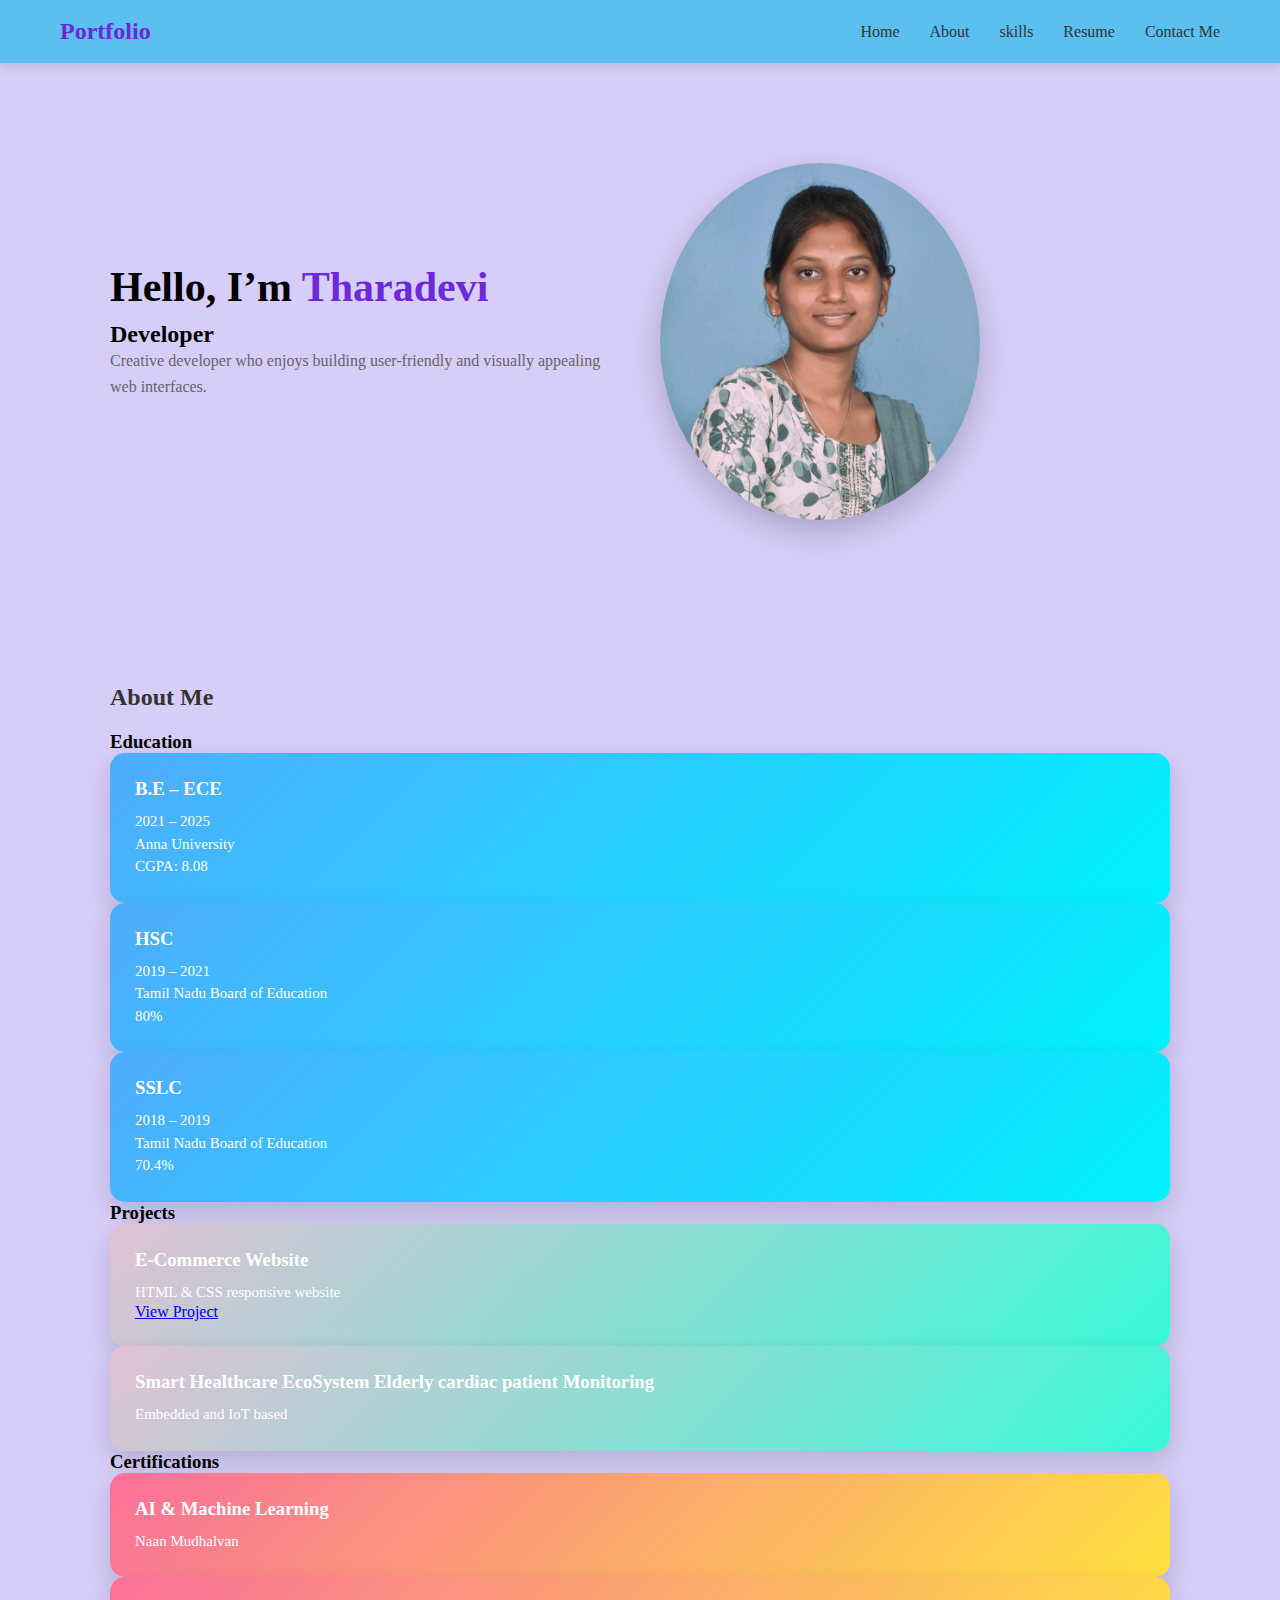
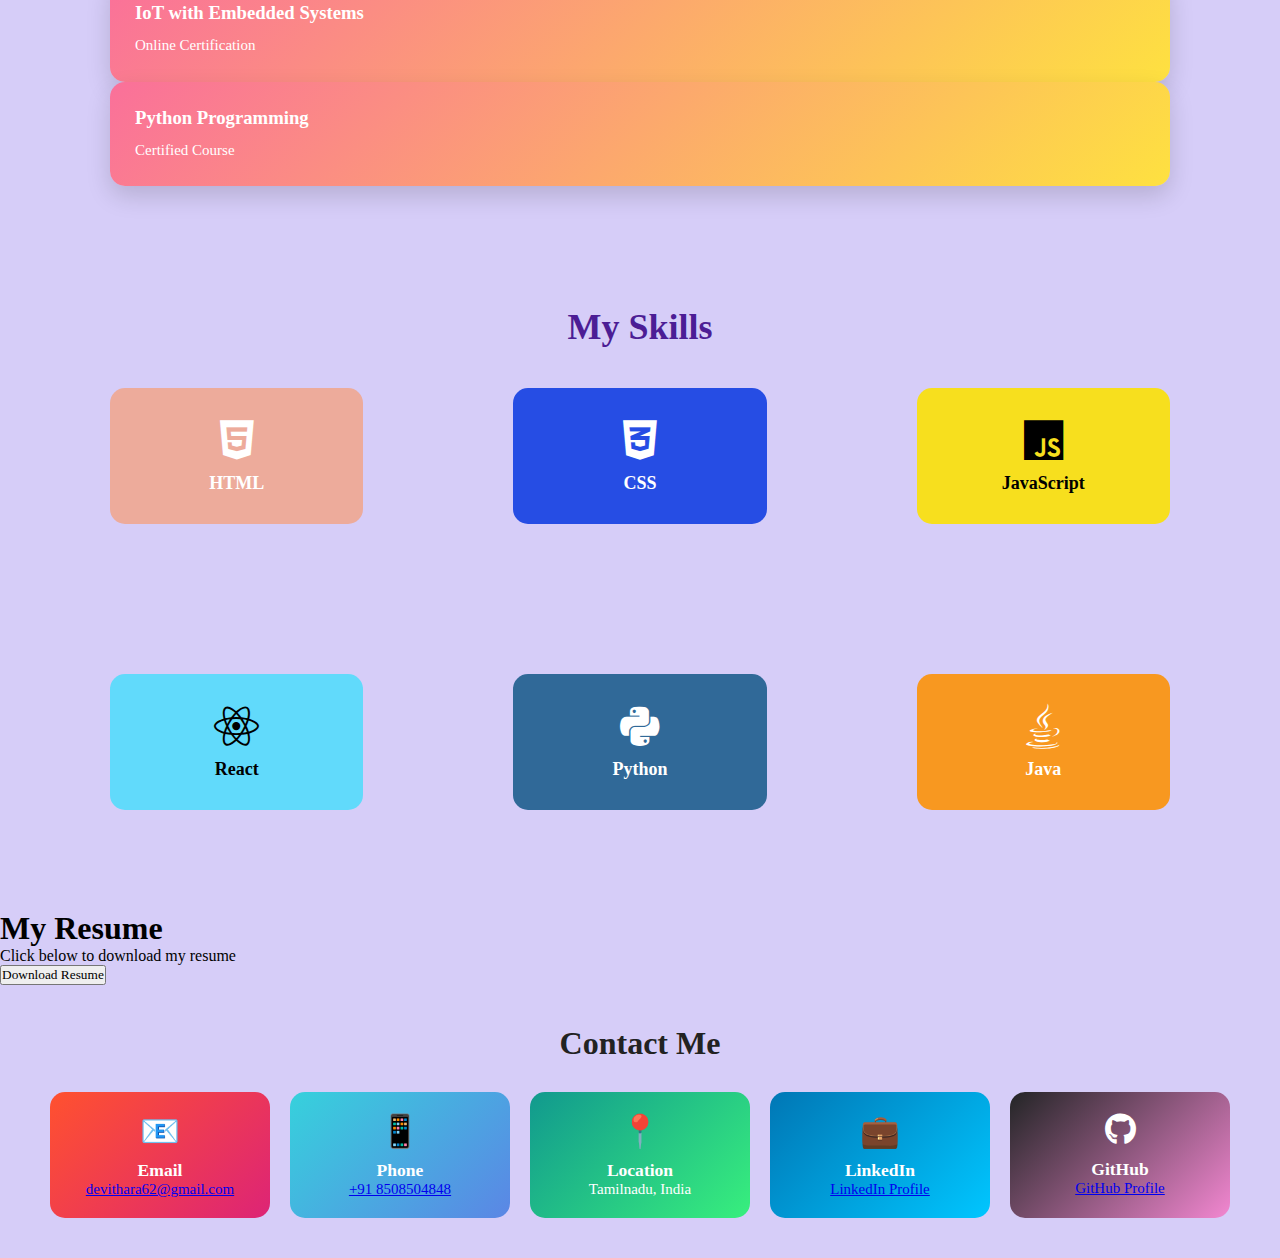
<file: index.html>
<!DOCTYPE html>
<html lang="en">
<head>
    <meta charset="UTF-8">
    <title>Portfolio Home</title>
    <link rel="stylesheet" href="index.css">  
    <script src="script.js"></script>
</head>
<body>
<header class="navbar">
    <div class="logo">Portfolio</div>
    <nav>
        <ul>
            <li><a href="index.html">Home</a></li>
            <li><a href="portfolioAbout.html">About</a></li>
            <li><a href="Skills.html">skills</a></li>
             <li><a href="Resume.html">Resume</a></li>
            <li><a href="portfolioContact.html">Contact Me</a></li>
        </ul>
    </nav>
</header>
<section class="home">
    <div class="home-content">
        <h1>Hello, I’m <span>Tharadevi</span></h1>
        <h2> Developer</h2>
        <p>
            Creative developer who enjoys building user-friendly and visually appealing web interfaces.
        </p>
    </div>

    <div class="home-image">
        <img src="Thara photo.jpg" alt="Profile Photo">
    </div>
</section>

<section class="about">
 <h2>About Me</h2>
  <h3 class="section-title">Education</h3>
  <div class="card-container">

    <div class="card edu">
      <h3>B.E – ECE</h3>
      <p>2021 – 2025</p>
      <p>Anna University</p>
      <p>CGPA: 8.08</p>
    </div>

    <div class="card edu">
      <h3>HSC</h3>
      <p>2019 – 2021</p>
      <p>Tamil Nadu Board of Education</p>
      <p>80%</p>
    </div>

    <div class="card edu">
      <h3>SSLC</h3>
      <p>2018 – 2019</p>
      <p>Tamil Nadu Board of Education</p>
      <p>70.4%</p>
    </div>

  </div>
  <h3 class="section-title">Projects</h3>
  <div class="card-container">

    <div class="card proj">
      <h3>E-Commerce Website</h3>
      <p>HTML & CSS responsive website</p>
       <a href="https://tharadevits.github.io/vetri-online-service/" target="_blank">View Project</a>
    </div>

    <div class="card proj">
      <h3>Smart Healthcare EcoSystem Elderly cardiac patient Monitoring</h3>
      <p>Embedded and IoT based</p>
    </div>

  </div>
  <h3 class="section-title">Certifications</h3>
  <div class="card-container">

    <div class="card cert">
      <h3>AI & Machine Learning</h3>
      <p>Naan Mudhalvan</p>
    </div>

    <div class="card cert">
      <h3>IoT with Embedded Systems</h3>
      <p>Online Certification</p>
    </div>

    <div class="card cert">
      <h3>Python Programming</h3>
      <p>Certified Course</p>
    </div>
  </div>
</section>


<section class="skills">
    <link rel="stylesheet"
 href="https://cdnjs.cloudflare.com/ajax/libs/font-awesome/6.5.0/css/all.min.css"/>


  <h2>My Skills</h2>

  <div class="skills-grid">
    <div class="skill-card html">
      <i class="fa-brands fa-html5"></i>
      <p>HTML</p>
    </div>

    <div class="skill-card css">
      <i class="fa-brands fa-css3-alt"></i>
      <p>CSS</p>
    </div>

    <div class="skill-card js">
      <i class="fa-brands fa-js"></i>
      <p>JavaScript</p>
    </div>

    <div class="skill-card react">
      <i class="fa-brands fa-react"></i>
      <p>React</p>
    </div>

    <div class="skill-card python">
      <i class="fa-brands fa-python"></i>
      <p>Python</p>
    </div>

    <div class="skill-card java">
      <i class="fa-brands fa-java"></i>
      <p>Java</p>
    </div>
  </div>
</section>


<section>

    <div class="resume-page">
  <div class="resume-card">
    <h1>My Resume</h1>
    <p>Click below to download my resume</p>
    <button class="resume-btn" onclick="downloadResume()">Download Resume </button>
    
  </div>
</section>

<link rel="stylesheet" href="https://cdnjs.cloudflare.com/ajax/libs/font-awesome/6.5.1/css/all.min.css">
<section class="contact-section">
  <h2>Contact Me</h2>

  <div class="contact-container">

    <div class="contact-card email">
      <span>📧</span>
      <h3>Email</h3>
      <a href="mailto:devithara62@gmail.com">devithara62@gmail.com</a>
    </div>

    <div class="contact-card phone">
      <span>📱</span>
      <h3>Phone</h3>
        <a href="tel:+8508504848">+91 8508504848</a>
    </div>

    <div class="contact-card location">
  <span>📍</span>
  <h3>Location</h3>
      <p>Tamilnadu, India</p>
    </div>

    <div class="contact-card linkedin">
    <span>💼</span>
    <h3>LinkedIn</h3>
    <a href="https://www.linkedin.com/in/tharadevi-t-s-b9a36727b/">LinkedIn Profile</a>
    </div>

    <div class="contact-card github">
    <span><i class="fab fa-github github-icon"></i></span>
    <h3>GitHub</h3> 
    <a href="https://github.com/TharadeviTS">GitHub Profile</a>
    </div>
  </div>
</section>
</body>
</html>
</file>
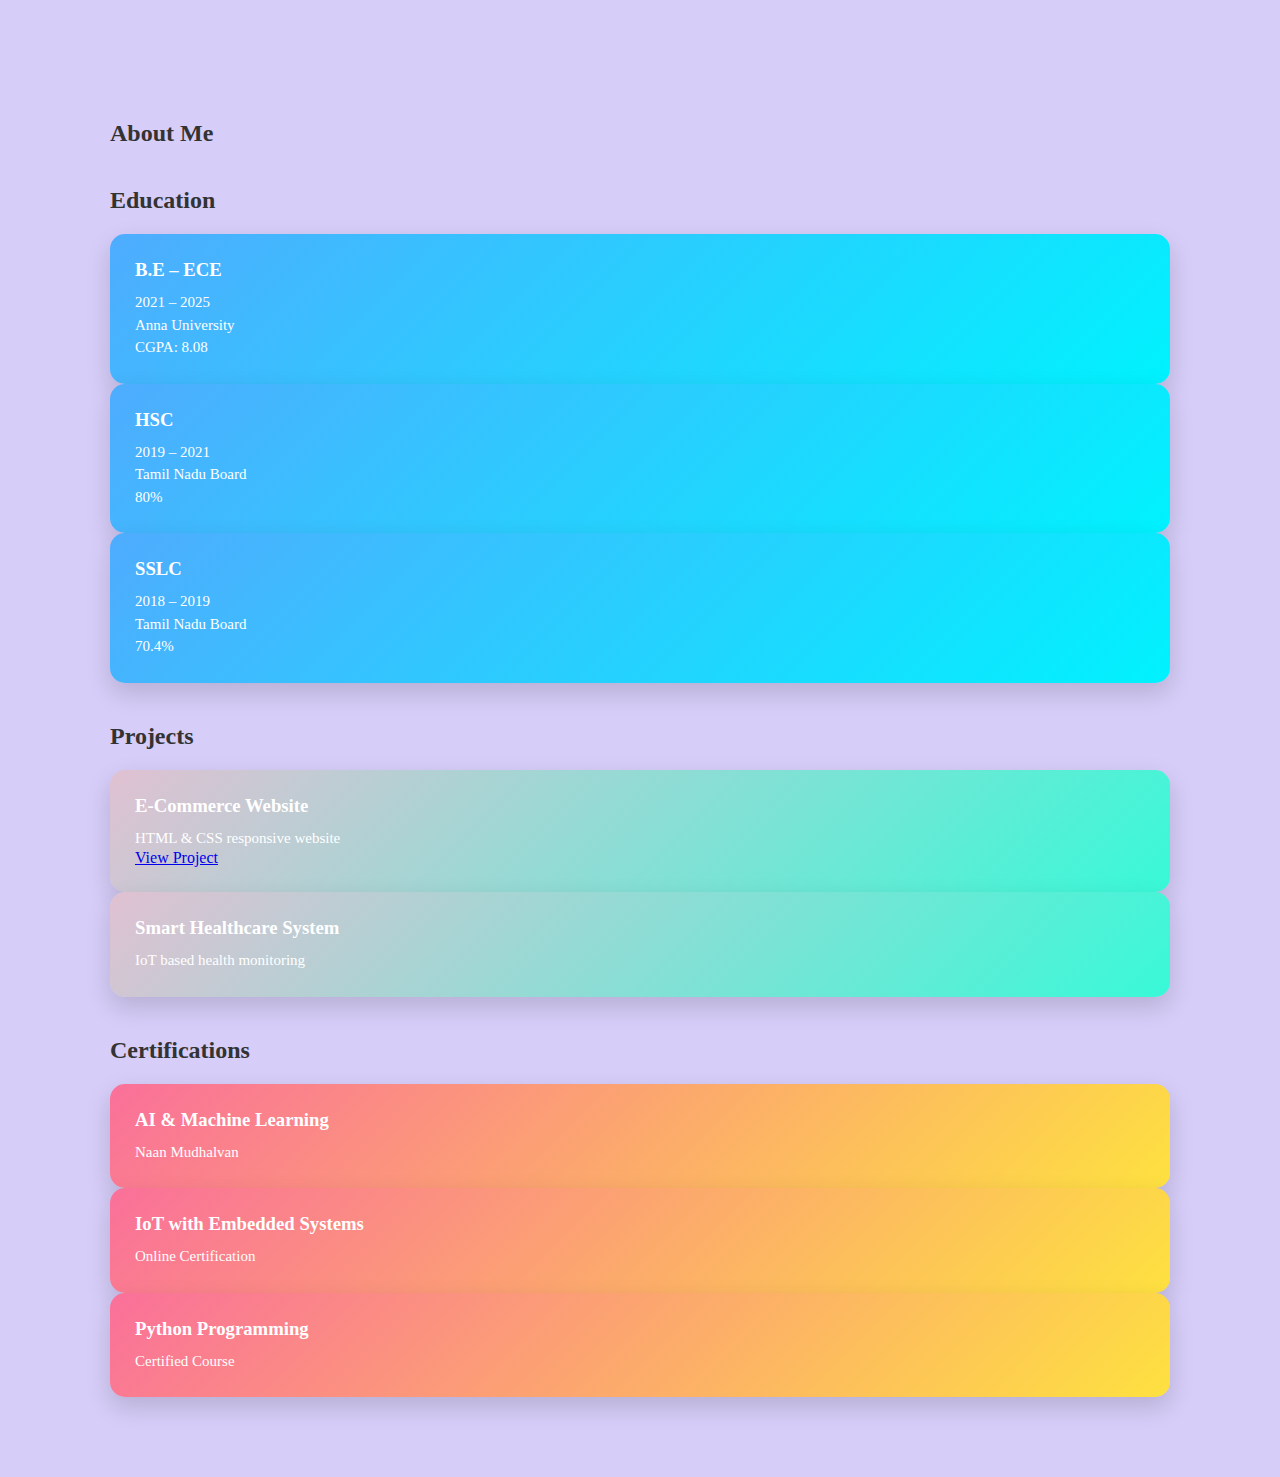
<file: portfolioAbout.html>
<!DOCTYPE html>
<html lang="en">
<head>
  <meta charset="UTF-8">
  <title>Education | Projects | Certifications</title>
  <link rel="stylesheet" href="index.css">
</head>
<body>
<section class="about">
<h2>About Me</h2>
  <h2 class="section-title">Education</h2>
  <div class="card-container">

    <div class="card edu">
      <h3>B.E – ECE</h3>
      <p>2021 – 2025</p>
      <p>Anna University</p>
      <p>CGPA: 8.08</p>
    </div>

    <div class="card edu">
      <h3>HSC</h3>
      <p>2019 – 2021</p>
      <p>Tamil Nadu Board</p>
      <p>80%</p>
    </div>

    <div class="card edu">
      <h3>SSLC</h3>
      <p>2018 – 2019</p>
      <p>Tamil Nadu Board</p>
      <p>70.4%</p>
    </div>

  </div>
  <h2 class="section-title">Projects</h2>
  <div class="card-container">

    <div class="card proj">
      <h3>E-Commerce Website</h3>
      <p>HTML & CSS responsive website</p>
       <a href="file:///C:/Users/devit/OneDrive/Desktop/Thara%20html%20project/Internship%20project/about.html" target="_blank">View Project</a>
    </div>

    <div class="card proj">
      <h3>Smart Healthcare System</h3>
      <p>IoT based health monitoring</p>
    </div>

  </div>
  <h2 class="section-title">Certifications</h2>
  <div class="card-container">

    <div class="card cert">
      <h3>AI & Machine Learning</h3>
      <p>Naan Mudhalvan</p>
    </div>

    <div class="card cert">
      <h3>IoT with Embedded Systems</h3>
      <p>Online Certification</p>
    </div>

    <div class="card cert">
      <h3>Python Programming</h3>
      <p>Certified Course</p>
    </div>

  </div>

</section>

</body>
</html>
</file>
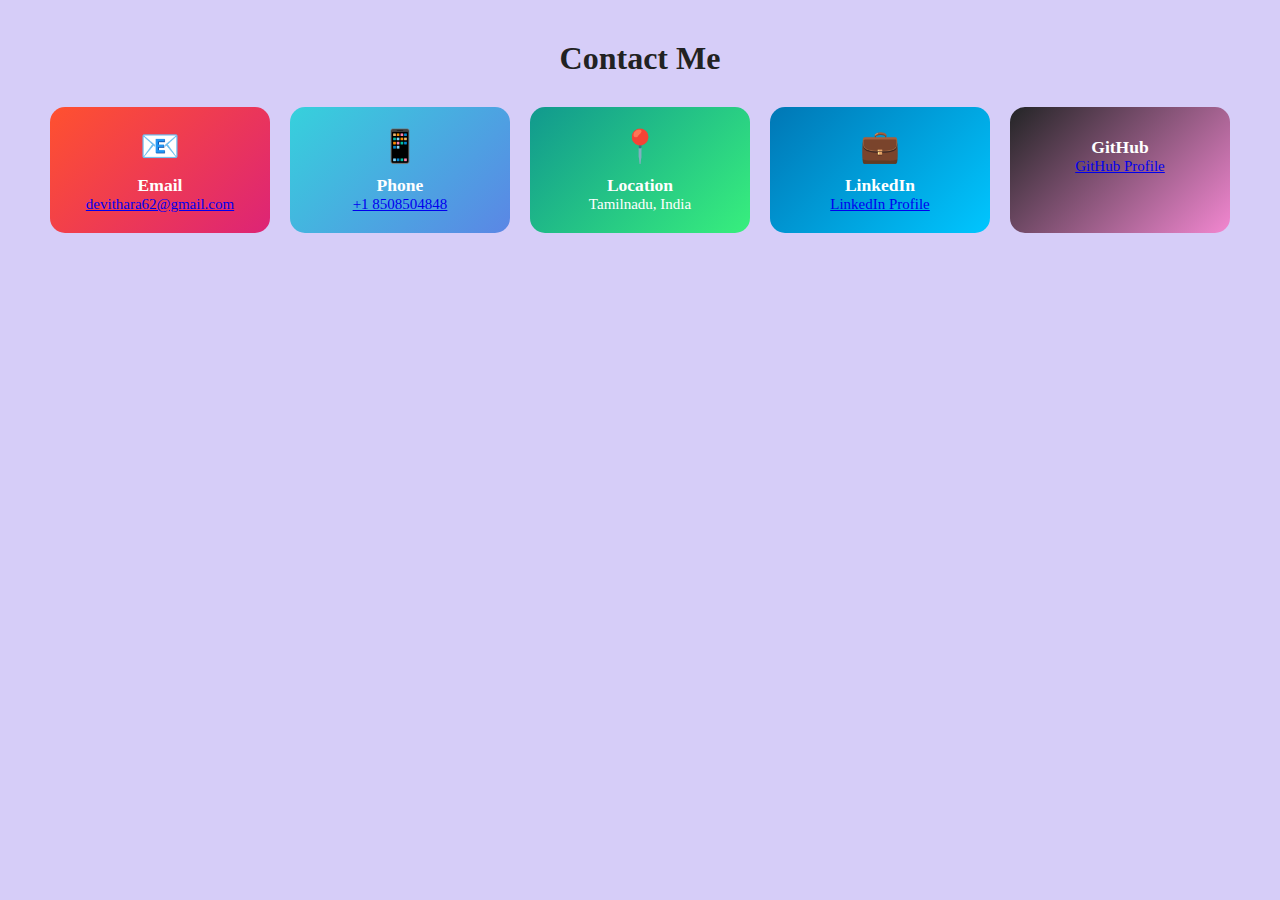
<file: portfolioContact.html>
<!DOCTYPE html>
<html lang="en">
<head>
    <meta charset="UTF-8">
    <title>Contact Us</title>
    <link rel="stylesheet" href="index.css">
</head>
<body>
</section>
<section class="contact-section">
  <h2>Contact Me</h2>
  <div class="contact-container">

    <div class="contact-card email">
      <span>📧</span>
      <h3>Email</h3>
      <a href="mailto:devithara62@gmail.com">devithara62@gmail.com</a>
    </div>

    <div class="contact-card phone">
      <span>📱</span>
      <h3>Phone</h3>
        <a href="tel:+8508504848">+1 8508504848</a>
    </div>

    <div class="contact-card location">
  <span>📍</span>
  <h3>Location</h3>
      <p>Tamilnadu, India</p>
    </div>

    <div class="contact-card linkedin">
    <span>💼</span>
    <h3>LinkedIn</h3>
    <a href="https://www.linkedin.com/in/tharadevi-t-s-b9a36727b/">LinkedIn Profile</a>
    </div>

    <div class="contact-card github">
    <span><i class="fab fa-github github-icon"></i></span>
    <h3>GitHub</h3> 
    <a href="https://github.com/TharadeviTS">GitHub Profile</a>
    </div>
  </div>
</section>
</body>
</file>
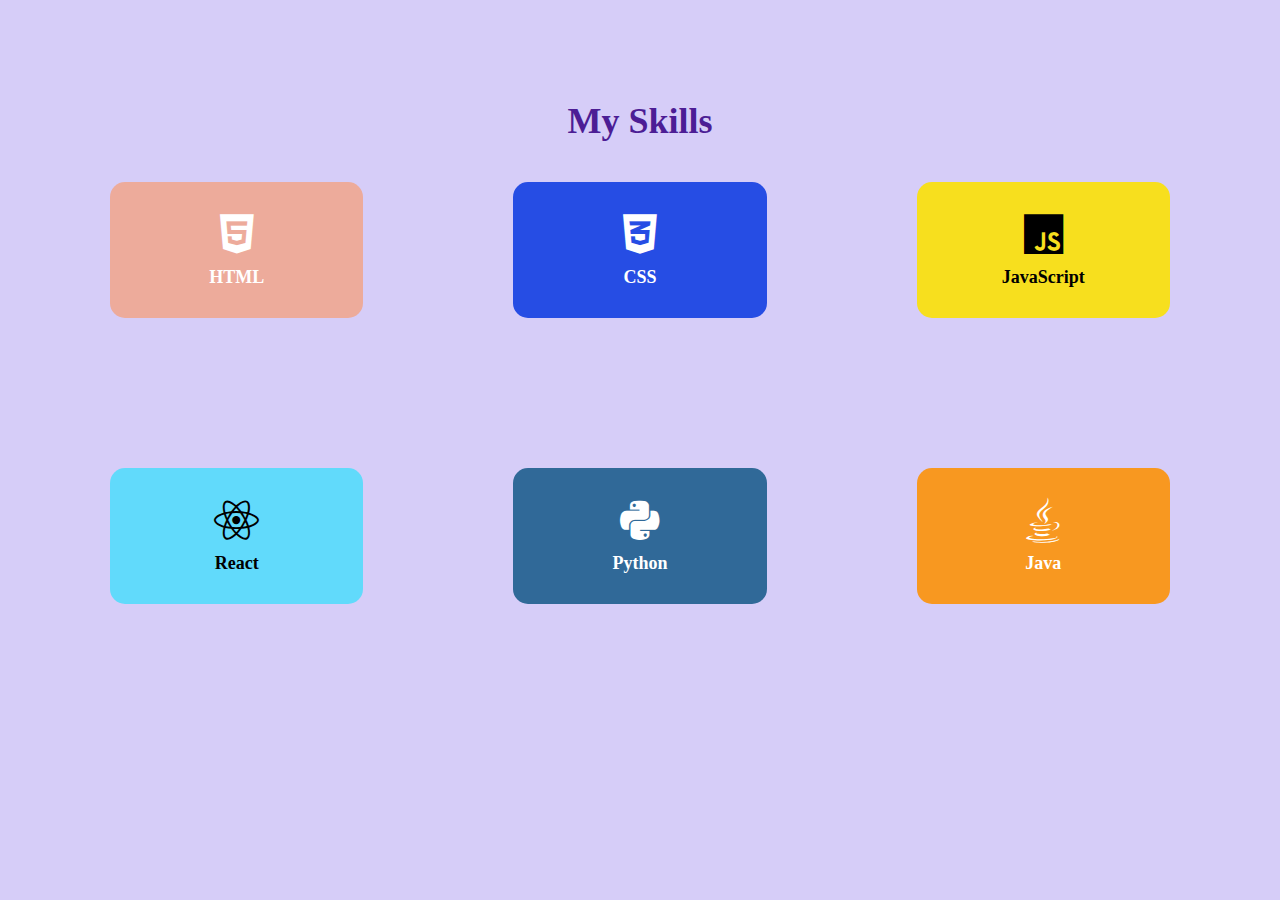
<file: portfolioskills.html>
<!DOCTYPE html>
<html lang="en">
<head>
    <meta charset="UTF-8">
    <meta name="viewport" content="width=device-width, initial-scale=1.0">
    <title>Document</title>
    <link rel="stylesheet" href="index.css">
</head>
<body>
    <link rel="stylesheet"
 href="https://cdnjs.cloudflare.com/ajax/libs/font-awesome/6.5.0/css/all.min.css"/>

<section class="skills">
  <h2>My Skills</h2>

  <div class="skills-grid">
    <div class="skill-card html">
      <i class="fa-brands fa-html5"></i>
      <p>HTML</p>
    </div>

    <div class="skill-card css">
      <i class="fa-brands fa-css3-alt"></i>
      <p>CSS</p>
    </div>

    <div class="skill-card js">
      <i class="fa-brands fa-js"></i>
      <p>JavaScript</p>
    </div>

    <div class="skill-card react">
      <i class="fa-brands fa-react"></i>
      <p>React</p>
    </div>

    <div class="skill-card python">
      <i class="fa-brands fa-python"></i>
      <p>Python</p>
    </div>

    <div class="skill-card java">
      <i class="fa-brands fa-java"></i>
      <p>Java</p>
    </div>
  </div>
</section>
</body>
</html>
</file>
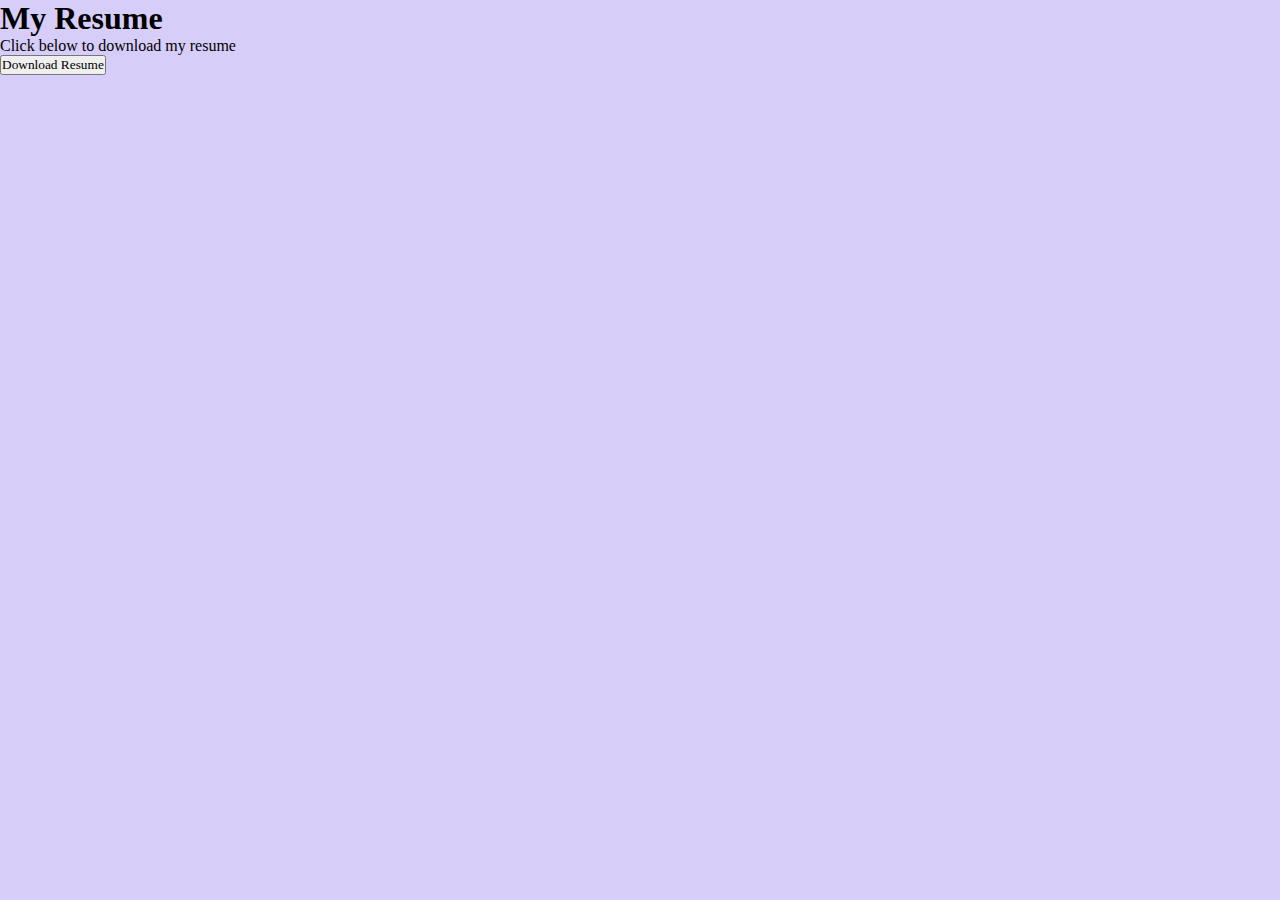
<file: Resume.html>
<!DOCTYPE html>
<html lang="en">
<head>
    <meta charset="UTF-8">
    <meta name="viewport" content="width=device-width, initial-scale=1.0">
    <title>Portfolio Resume</title>
    <link rel="stylesheet" href="index.css"> 
    <script src="script.js" defer></script>
</head>
<body>
    <div class="resume-page">
  <div class="resume-card">
    <h1>My Resume</h1>
    <p>Click below to download my resume</p>
    <button class="resume-btn" onclick="downloadResume()">Download Resume </button>
    
  </div>
</div>
</body>
</html>
</file>
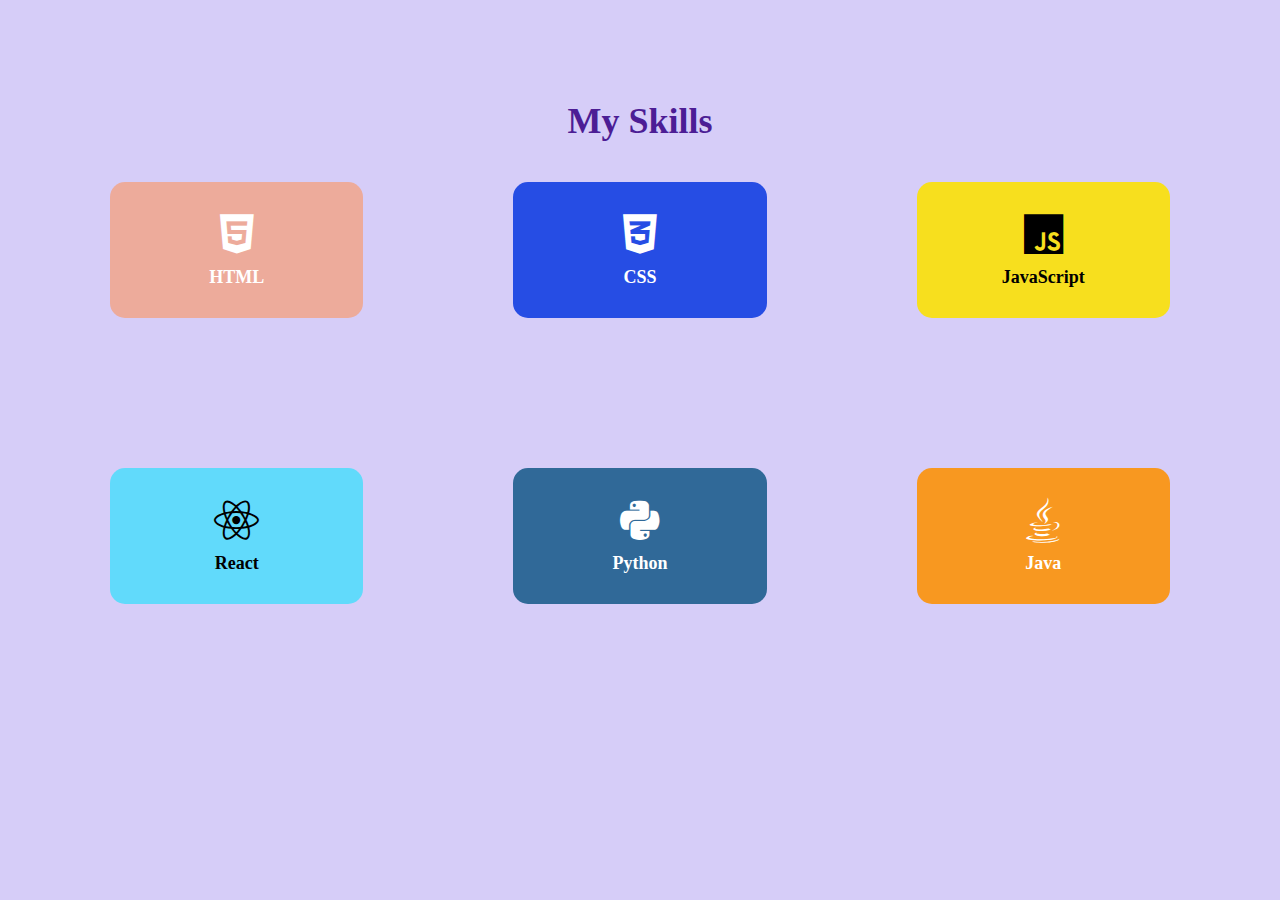
<file: Skills.html>
<!DOCTYPE html>
<html lang="en">
<head>
    <meta charset="UTF-8">
    <meta name="viewport" content="width=device-width, initial-scale=1.0">
    <title>Document</title>
    <link rel="stylesheet" href="index.css">
</head>
<body>
   <section class="skills">
    <link rel="stylesheet"
 href="https://cdnjs.cloudflare.com/ajax/libs/font-awesome/6.5.0/css/all.min.css"/>


  <h2>My Skills</h2>

  <div class="skills-grid">
    <div class="skill-card html">
      <i class="fa-brands fa-html5"></i>
      <p>HTML</p>
    </div>

    <div class="skill-card css">
      <i class="fa-brands fa-css3-alt"></i>
      <p>CSS</p>
    </div>

    <div class="skill-card js">
      <i class="fa-brands fa-js"></i>
      <p>JavaScript</p>
    </div>

    <div class="skill-card react">
      <i class="fa-brands fa-react"></i>
      <p>React</p>
    </div>

    <div class="skill-card python">
      <i class="fa-brands fa-python"></i>
      <p>Python</p>
    </div>

    <div class="skill-card java">
      <i class="fa-brands fa-java"></i>
      <p>Java</p>
    </div>
  </div>
</section>
</file>
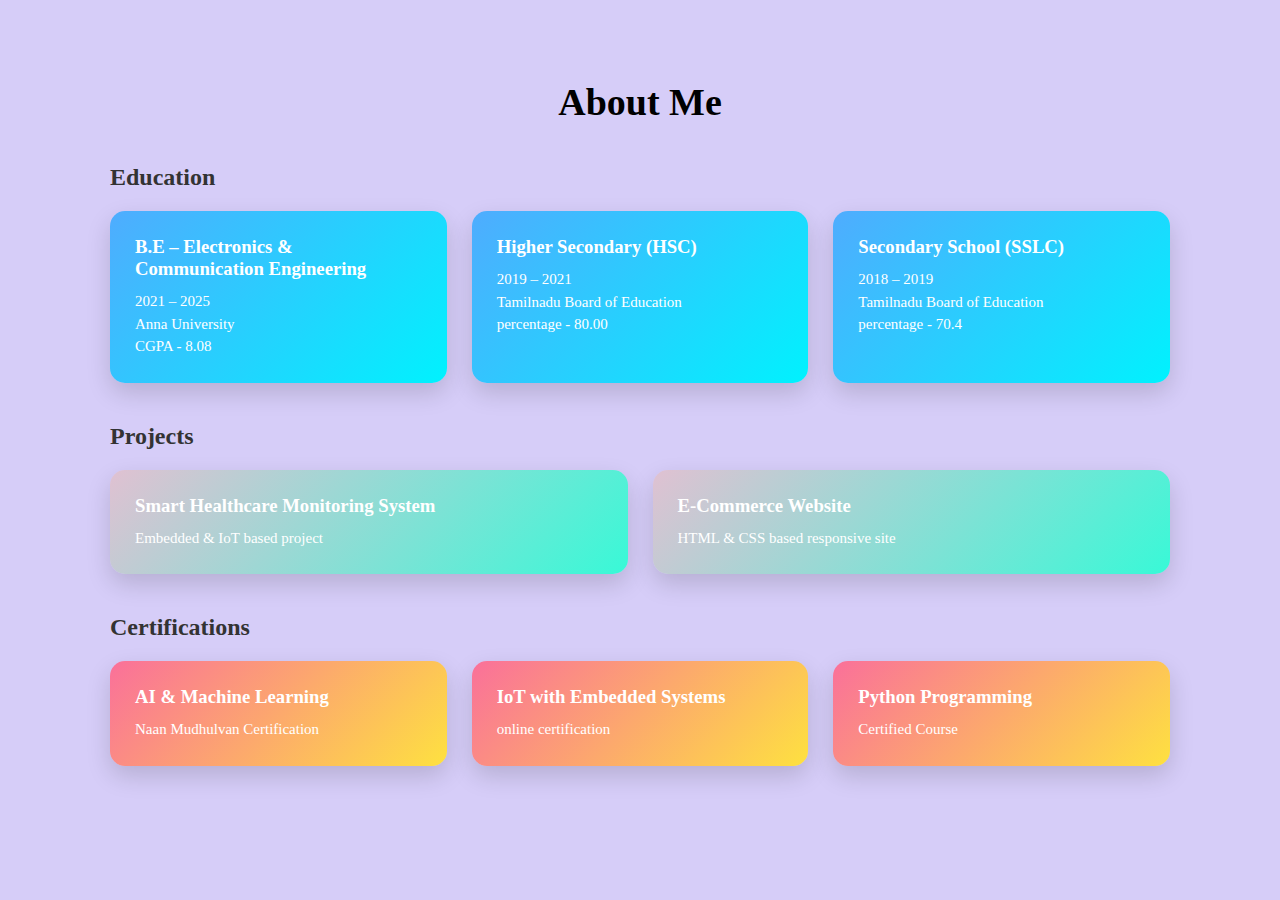
<file: Portfolio/portfolioAbout.html>
<!DOCTYPE html>
<html lang="en">
<head>
    <meta charset="UTF-8">
    <title>About Us</title>
    <link rel="stylesheet" href="portfolio.css">
</head>
<body>

<section class="about">
    <h1>About Me</h1>
    <h2>Education</h2>
    <div class="grid">
        <div class="card edu">
            <h3>B.E – Electronics & Communication Engineering</h3>
            <p>2021 – 2025</p>
            <p>Anna University</p>
            <p>CGPA - 8.08</p>
        </div>

        <div class="card edu">
            <h3>Higher Secondary (HSC)</h3>
            <p>2019 – 2021</p>
            <p>Tamilnadu Board of Education</p>
            <p>percentage - 80.00</p>
        </div>

        <div class="card edu">
            <h3>Secondary School (SSLC)</h3>
            <p>2018 – 2019</p>
            <p>Tamilnadu Board of Education</p>
            <p>percentage - 70.4</p>
        </div>
    </div>
    <h2>Projects</h2>
    <div class="grid">
        <div class="card proj">
            <h3>Smart Healthcare Monitoring System</h3>
            <p>Embedded & IoT based project</p>
        </div>

        <div class="card proj">
            <h3>E-Commerce Website</h3>
            <p>HTML & CSS based responsive site</p>
        </div>
    </div>
    <h2>Certifications</h2>
    <div class="grid">
        <div class="card cert">
            <h3>AI & Machine Learning</h3>
            <p>Naan Mudhulvan Certification</p>
        </div>

        <div class="card cert">
            <h3>IoT with Embedded Systems</h3>
            <p>online certification</p>
        </div>

        <div class="card cert">
            <h3>Python Programming</h3>
            <p>Certified Course</p>
        </div>
    </div>
</section>

</body>
</html>
</file>
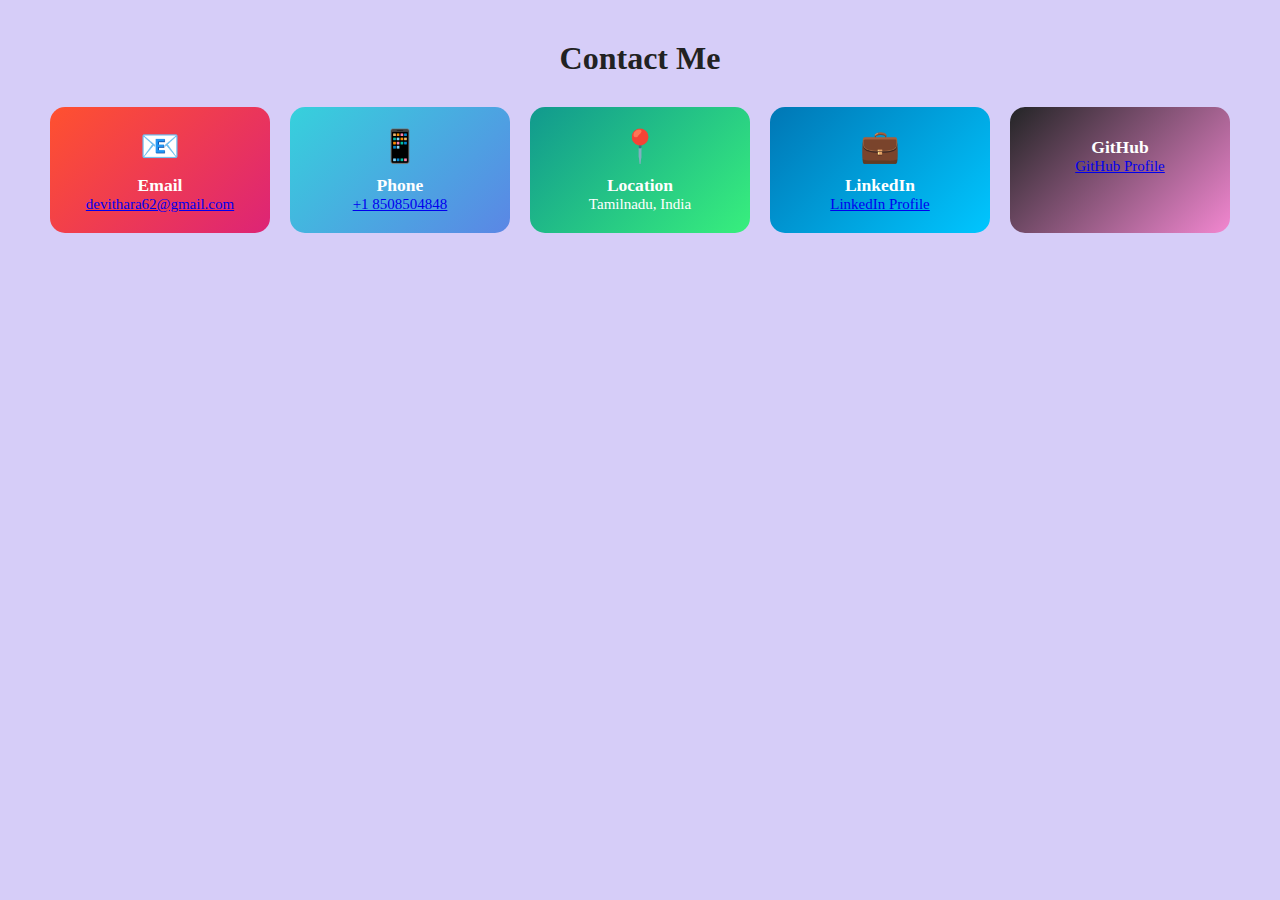
<file: Portfolio/portfolioContact.html>
<!DOCTYPE html>
<html lang="en">
<head>
    <meta charset="UTF-8">
    <title>Contact Us</title>
    <link rel="stylesheet" href="portfolio.css">
</head>
<body>
</section>
<section class="contact-section">
  <h2>Contact Me</h2>

  <div class="contact-container">

    <div class="contact-card email">
      <span>📧</span>
      <h3>Email</h3>
      <a href="mailto:devithara62@gmail.com">devithara62@gmail.com</a>
    </div>

    <div class="contact-card phone">
      <span>📱</span>
      <h3>Phone</h3>
        <a href="tel:+8508504848">+1 8508504848</a>
    </div>

    <div class="contact-card location">
  <span>📍</span>
  <h3>Location</h3>
      <p>Tamilnadu, India</p>
    </div>

    <div class="contact-card linkedin">
    <span>💼</span>
    <h3>LinkedIn</h3>
    <a href="https://www.linkedin.com/in/tharadevi-t-s-b9a36727b/">LinkedIn Profile</a>
    </div>
    <div class="contact-card github">
    <span><i class="fab fa-github github-icon"></i></span>
    <h3>GitHub</h3> 
    <a href="https://github.com/TharadeviTS">GitHub Profile</a>
    </div>
  </div>
</section>
</body>
</file>
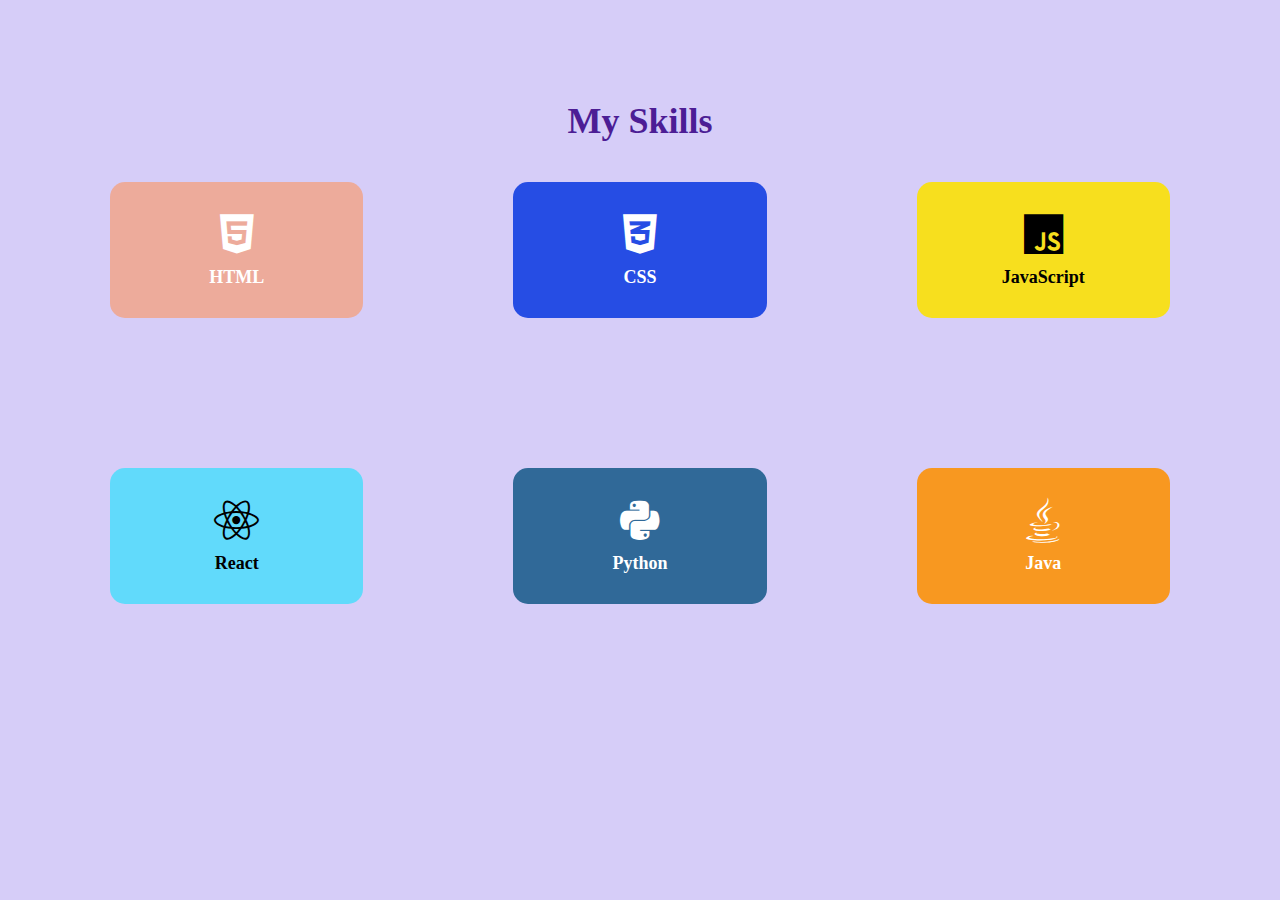
<file: Portfolio/portfolioskills.html>
<!DOCTYPE html>
<html lang="en">
<head>
    <meta charset="UTF-8">
    <meta name="viewport" content="width=device-width, initial-scale=1.0">
    <title>Document</title>
    <link rel="stylesheet" href="portfolio.css">
</head>
<body>
    <link rel="stylesheet"
 href="https://cdnjs.cloudflare.com/ajax/libs/font-awesome/6.5.0/css/all.min.css"/>

<section class="skills">
  <h2>My Skills</h2>

  <div class="skills-grid">
    <div class="skill-card html">
      <i class="fa-brands fa-html5"></i>
      <p>HTML</p>
    </div>

    <div class="skill-card css">
      <i class="fa-brands fa-css3-alt"></i>
      <p>CSS</p>
    </div>

    <div class="skill-card js">
      <i class="fa-brands fa-js"></i>
      <p>JavaScript</p>
    </div>

    <div class="skill-card react">
      <i class="fa-brands fa-react"></i>
      <p>React</p>
    </div>

    <div class="skill-card python">
      <i class="fa-brands fa-python"></i>
      <p>Python</p>
    </div>

    <div class="skill-card java">
      <i class="fa-brands fa-java"></i>
      <p>Java</p>
    </div>
  </div>
</section>
</body>
</html>
</file>
<file: index.css>
* {
    margin: 0;
    padding: 0;
    box-sizing: border-box;
    font-family: "Times New Roman", serif;
}

body {
     background-color:#c8bcf5bd;;
}
.navbar {
    display: flex;
    justify-content: space-between;
    align-items: center;
    padding: 18px 60px;
    background: #5ac0f0;
    box-shadow: 0 4px 10px rgba(0,0,0,0.1);
}

.logo {
    font-size: 24px;
    font-weight: bold;
    color: #6d28d9;
}

.navbar ul {
    list-style: none;
    display: flex;
    gap: 30px;
}

.navbar ul li a {
    text-decoration: none;
    color: #333;
    font-weight: 500;
    transition: color 0.3s;
}

.navbar ul li a:hover {
    color: #6d28d9;
}
.home {
    max-width: 1100px;
    margin: 80px auto;
    padding: 20px;
    display: grid;
    grid-template-columns: 1fr 1fr;
    align-items: center;
    gap: 40px;
}
.home-content h1 {
    font-size: 42px;
    margin-bottom: 10px;
}

.home-content h1 span {
    color: #6d28d9;
}

.home-content h3 {
    color: #555;
    margin-bottom: 15px;
}

.home-content p {
    color: #666;
    line-height: 1.6;
    margin-bottom: 25px;
}
.btn {
    display: inline-block;
    padding: 12px 28px;
    background: #6d28d9;
    color: white;
    border-radius: 8px;
    text-decoration: none;
    font-weight: 500;
    transition: transform 0.3s ease, box-shadow 0.3s ease;
}

.btn:hover {
    transform: translateY(-3px);
    box-shadow: 0 8px 20px rgba(109,40,217,0.4);
}

.home-image img {
    width: 100%;
    max-width: 320px;
    border-radius: 50%;
    box-shadow: 0 12px 30px rgba(0,0,0,0.2);
    transition: transform 0.4s ease;
}

.home-image img:hover {
    transform: scale(1.05);
}
@media (max-width: 768px) {
    .navbar {
        padding: 15px 25px;
    }

    .home {
        grid-template-columns: 1fr;
        text-align: center;
    }

    .home-image img {
        margin: auto;
    }
}

.content{
    text-align: right;
    margin-top: -200px;
    margin-right: 550px;
}
* {
    margin: 0;
    padding: 0;
    box-sizing: border-box;
    font-family: "Times New Roman", serif;
}
.about {
    max-width: 1100px;
    margin: 60px auto;
    padding: 20px;
}

.about h1 {
    text-align: center;
    font-size: 38px;
    margin-bottom: 30px;
}

.about h2 {
    margin: 40px 0 20px;
    color: #333;
}
.grid {
    display: grid;
    grid-template-columns: repeat(auto-fit, minmax(260px, 1fr));
    gap: 25px;
}
.card {
    padding: 25px;
    border-radius: 15px;
    color: #fff;
    box-shadow: 0 10px 25px rgba(0,0,0,0.15);
    transition: transform 0.4s ease, box-shadow 0.4s ease;
}
.edu {
    background: linear-gradient(135deg, #4facfe, #00f2fe);
}

.proj {
    background: linear-gradient(135deg, #e0c1d2, #38f9d7);
}

.cert {
    background: linear-gradient(135deg, #fa709a, #fee140);
}
.card:hover {
    transform: translateY(-12px) scale(1.04);
    box-shadow: 0 20px 40px rgba(0,0,0,0.25);
}
.card h3 {
    margin-bottom: 10px;
}

.card p {
    line-height: 1.5;
    font-size: 15px;
}
@media (max-width: 768px) {
    .about h1 {
        font-size: 30px;
    }
}
.skills {
  max-width: 1100px;
  margin: 80px auto;
  padding: 20px;
  text-align: center;
}

.skills h2 {
  font-size: 36px;
  margin-bottom: 40px;
  color: #4c1d95;
}

.skills-grid {
  display: grid;
  grid-template-columns: repeat(auto-fit, minmax(160px, 1fr));
  gap: 150px;
}

.skill-card {
  padding: 30px 20px;
  border-radius: 15px;
  color: white;
  font-size: 18px;
  font-weight: 600;
  transition: transform 0.3s ease, box-shadow 0.3s ease;
  cursor: pointer;
}

.skill-card i {
  font-size: 45px;
  margin-bottom: 10px;
  display: block;
}
.skill-card:hover {
  transform: translateY(-10px) scale(1.05);
  box-shadow: 0 12px 25px rgba(0,0,0,0.25);
}

.html { background: #edab9b; }
.css { background: #264de4; }
.js { background: #f7df1e; color: #000; }
.react { background: #61dafb; color: #000; }
.python { background: #306998; }
.java { background: #f89820; }
.contact-section {
  padding: 40px;
  text-align: center;
  font-family: Arial, sans-serif;
}

.contact-section h2 {
  font-size: 32px;
  margin-bottom: 30px;
  color: #222;
}

.contact-container {
  display: flex;
  flex-wrap: wrap;
  justify-content: center;
  gap: 20px;
}

.contact-card {
  width: 220px;
  padding: 20px;
  color: white;
  border-radius: 15px;
  font-size: 15px;
  cursor: pointer;
  transition: transform 0.3s ease, box-shadow 0.3s ease;
}

.contact-card span {
  font-size: 32px;
  display: block;
  margin-bottom: 10px;
}

.contact-card:hover {
  transform: translateY(-8px) scale(1.05);
  box-shadow: 0 12px 25px rgba(0,0,0,0.25);
}

/* Individual box colors */
.email {
  background: linear-gradient(135deg, #ff512f, #dd2476);
}

.phone {
  background: linear-gradient(135deg, #36d1dc, #5b86e5);
}

.location {
  background: linear-gradient(135deg, #11998e, #38ef7d);
}

.linkedin {
  background: linear-gradient(135deg, #0077b5, #00c6ff);
}

.github {
  background: linear-gradient(135deg, #232526, hsl(319, 81%, 74%));
}
</file>
<file: Portfolio/portfolio.css>
* {
    margin: 0;
    padding: 0;
    box-sizing: border-box;
    font-family: "Times New Roman", serif;
}

body {
     background-color:#c8bcf5bd;;
}
.navbar {
    display: flex;
    justify-content: space-between;
    align-items: center;
    padding: 18px 60px;
    background: #5ac0f0;
    box-shadow: 0 4px 10px rgba(0,0,0,0.1);
}

.logo {
    font-size: 24px;
    font-weight: bold;
    color: #6d28d9;
}

.navbar ul {
    list-style: none;
    display: flex;
    gap: 30px;
}

.navbar ul li a {
    text-decoration: none;
    color: #333;
    font-weight: 500;
    transition: color 0.3s;
}

.navbar ul li a:hover {
    color: #6d28d9;
}
.home {
    max-width: 1100px;
    margin: 80px auto;
    padding: 20px;
    display: grid;
    grid-template-columns: 1fr 1fr;
    align-items: center;
    gap: 40px;
}
.home-content h1 {
    font-size: 42px;
    margin-bottom: 10px;
}

.home-content h1 span {
    color: #6d28d9;
}

.home-content h3 {
    color: #555;
    margin-bottom: 15px;
}

.home-content p {
    color: #666;
    line-height: 1.6;
    margin-bottom: 25px;
}
.btn {
    display: inline-block;
    padding: 12px 28px;
    background: #6d28d9;
    color: white;
    border-radius: 8px;
    text-decoration: none;
    font-weight: 500;
    transition: transform 0.3s ease, box-shadow 0.3s ease;
}

.btn:hover {
    transform: translateY(-3px);
    box-shadow: 0 8px 20px rgba(109,40,217,0.4);
}

.home-image img {
    width: 100%;
    max-width: 320px;
    border-radius: 50%;
    box-shadow: 0 12px 30px rgba(0,0,0,0.2);
    transition: transform 0.4s ease;
}

.home-image img:hover {
    transform: scale(1.05);
}
@media (max-width: 768px) {
    .navbar {
        padding: 15px 25px;
    }

    .home {
        grid-template-columns: 1fr;
        text-align: center;
    }

    .home-image img {
        margin: auto;
    }
}

.content{
    text-align: right;
    margin-top: -200px;
    margin-right: 550px;
}
* {
    margin: 0;
    padding: 0;
    box-sizing: border-box;
    font-family: "Times New Roman", serif;
}
.about {
    max-width: 1100px;
    margin: 60px auto;
    padding: 20px;
}

.about h1 {
    text-align: center;
    font-size: 38px;
    margin-bottom: 30px;
}

.about h2 {
    margin: 40px 0 20px;
    color: #333;
}
.grid {
    display: grid;
    grid-template-columns: repeat(auto-fit, minmax(260px, 1fr));
    gap: 25px;
}
.card {
    padding: 25px;
    border-radius: 15px;
    color: #fff;
    box-shadow: 0 10px 25px rgba(0,0,0,0.15);
    transition: transform 0.4s ease, box-shadow 0.4s ease;
}
.edu {
    background: linear-gradient(135deg, #4facfe, #00f2fe);
}

.proj {
    background: linear-gradient(135deg, #e0c1d2, #38f9d7);
}

.cert {
    background: linear-gradient(135deg, #fa709a, #fee140);
}
.card:hover {
    transform: translateY(-12px) scale(1.04);
    box-shadow: 0 20px 40px rgba(0,0,0,0.25);
}
.card h3 {
    margin-bottom: 10px;
}

.card p {
    line-height: 1.5;
    font-size: 15px;
}
@media (max-width: 768px) {
    .about h1 {
        font-size: 30px;
    }
}
.skills {
  max-width: 1100px;
  margin: 80px auto;
  padding: 20px;
  text-align: center;
}

.skills h2 {
  font-size: 36px;
  margin-bottom: 40px;
  color: #4c1d95;
}

.skills-grid {
  display: grid;
  grid-template-columns: repeat(auto-fit, minmax(160px, 1fr));
  gap: 150px;
}

.skill-card {
  padding: 30px 20px;
  border-radius: 15px;
  color: white;
  font-size: 18px;
  font-weight: 600;
  transition: transform 0.3s ease, box-shadow 0.3s ease;
  cursor: pointer;
}

.skill-card i {
  font-size: 45px;
  margin-bottom: 10px;
  display: block;
}
.skill-card:hover {
  transform: translateY(-10px) scale(1.05);
  box-shadow: 0 12px 25px rgba(0,0,0,0.25);
}

.html { background: #edab9b; }
.css { background: #264de4; }
.js { background: #f7df1e; color: #000; }
.react { background: #61dafb; color: #000; }
.python { background: #306998; }
.java { background: #f89820; }
.contact-section {
  padding: 40px;
  text-align: center;
  font-family: Arial, sans-serif;
}

.contact-section h2 {
  font-size: 32px;
  margin-bottom: 30px;
  color: #222;
}

.contact-container {
  display: flex;
  flex-wrap: wrap;
  justify-content: center;
  gap: 20px;
}

.contact-card {
  width: 220px;
  padding: 20px;
  color: white;
  border-radius: 15px;
  font-size: 15px;
  cursor: pointer;
  transition: transform 0.3s ease, box-shadow 0.3s ease;
}

.contact-card span {
  font-size: 32px;
  display: block;
  margin-bottom: 10px;
}

.contact-card:hover {
  transform: translateY(-8px) scale(1.05);
  box-shadow: 0 12px 25px rgba(0,0,0,0.25);
}

/* Individual box colors */
.email {
  background: linear-gradient(135deg, #ff512f, #dd2476);
}

.phone {
  background: linear-gradient(135deg, #36d1dc, #5b86e5);
}

.location {
  background: linear-gradient(135deg, #11998e, #38ef7d);
}

.linkedin {
  background: linear-gradient(135deg, #0077b5, #00c6ff);
}

.github {
  background: linear-gradient(135deg, #232526, hsl(319, 81%, 74%));
}
</file>
